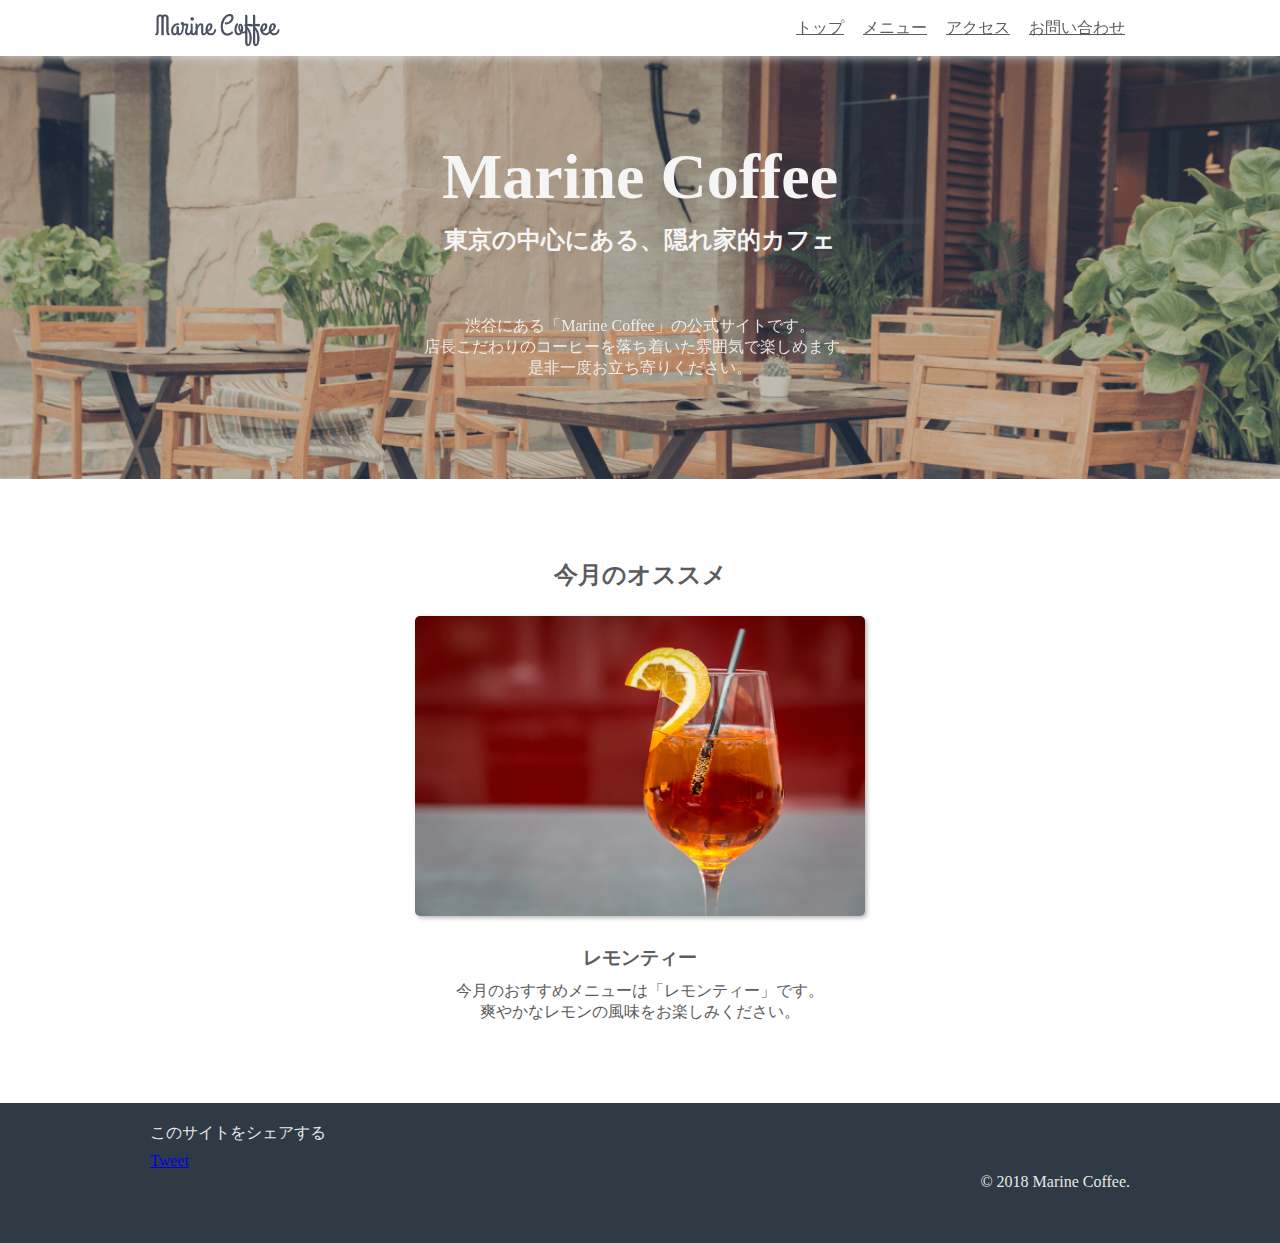
<file: marine_coffee(教科書)/index.html>
<!DOCTYPE html>
<html>
  <head>
    <meta charset="utf-8">
    <title>Marine Coffee | トップページ</title>
    <meta name="viewport" content="width=device-width, initial-scale=1">
    <meta name="description" content="東京都渋谷区にある「Marine Coffee」の公式ページです。季節ごとのおすすめのメニューや、アクセス情報などを情報しています。">
    <link rel="shortcut icon" href="images/favicon.ico">
    <link rel="stylesheet" href="common.css">
    <link rel="stylesheet" href="index.css">
    <link rel="stylesheet" href="responsive.css">
    <meta property="og:title" content="Marine Coffee | トップページ">
    <meta property="og:site_name" content="Marine Coffee">
    <meta property="og:description" content="東京都渋谷区にある「Marine Coffee」の公式ページです。季節ごとのおすすめのメニューや、アクセス情報などを情報しています。">
    <meta property="og:type" content="website">
    <meta property="og:url" content="ページのURL">
    <meta property="og:image" content="サムネイル画像のURL">
    <meta property="twitter:card" content="summary">
    <meta property="twitter:site" content="@TwitterアカウントのID">
    <meta property="fb:app_id" content="取得したアプリID">
  </head>
  <body>
    <div class="header">
      <div class="container">
        <div class="header-left">
          <img class="header-logo" src="images/logo.png" alt="Marine Coffee">
        </div>
        <div class="header-right">
          <a href="index.html">トップ</a>
          <a href="menu.html">メニュー</a>
          <a href="access.html">アクセス</a>
          <a href="contact.html">お問い合わせ</a>
        </div>
        <div class="clear"></div>
      </div>
    </div>
    <div class="main-visual">
      <div class="container">
        <h1 class="top-title">Marine Coffee</h1>
        <h2 class="top-subtitle">東京の中心にある、隠れ家的カフェ</h2>
        <p class="top-text">
          渋谷にある「Marine Coffee」の公式サイトです。
          <br>
          店長こだわりのコーヒーを落ち着いた雰囲気で楽しめます。
          <br>
          是非一度お立ち寄りください。
        </p>
      </div>
    </div>
    <div class="main">
      <div class="container">
        <h2>今月のオススメ</h2>
        <img class="main-image" src="images/lemon-tea.jpg" alt="レモンティー">
        <h3>レモンティー</h3>
        <p>
          今月のおすすめメニューは「レモンティー」です。
          <br>
          爽やかなレモンの風味をお楽しみください。
        </p>
      </div>
    </div>
    <div class="footer">
      <div class="container">
        <div class="footer-left">
          <p>このサイトをシェアする</p>
          <a href="https://twitter.com/share?ref_src=twsrc%5Etfw" class="twitter-share-button" data-text="入力したWebサイトの名前" data-url="入力したWebサイトのURL" data-show-count="false">Tweet</a><script async src="https://platform.twitter.com/widgets.js" charset="utf-8"></script>
        </div>
        <div class="footer-right">
          &copy; 2018 Marine Coffee.
        </div>
        <div class="clear"></div>
      </div>
    </div>
  </body>
</html>
</file>
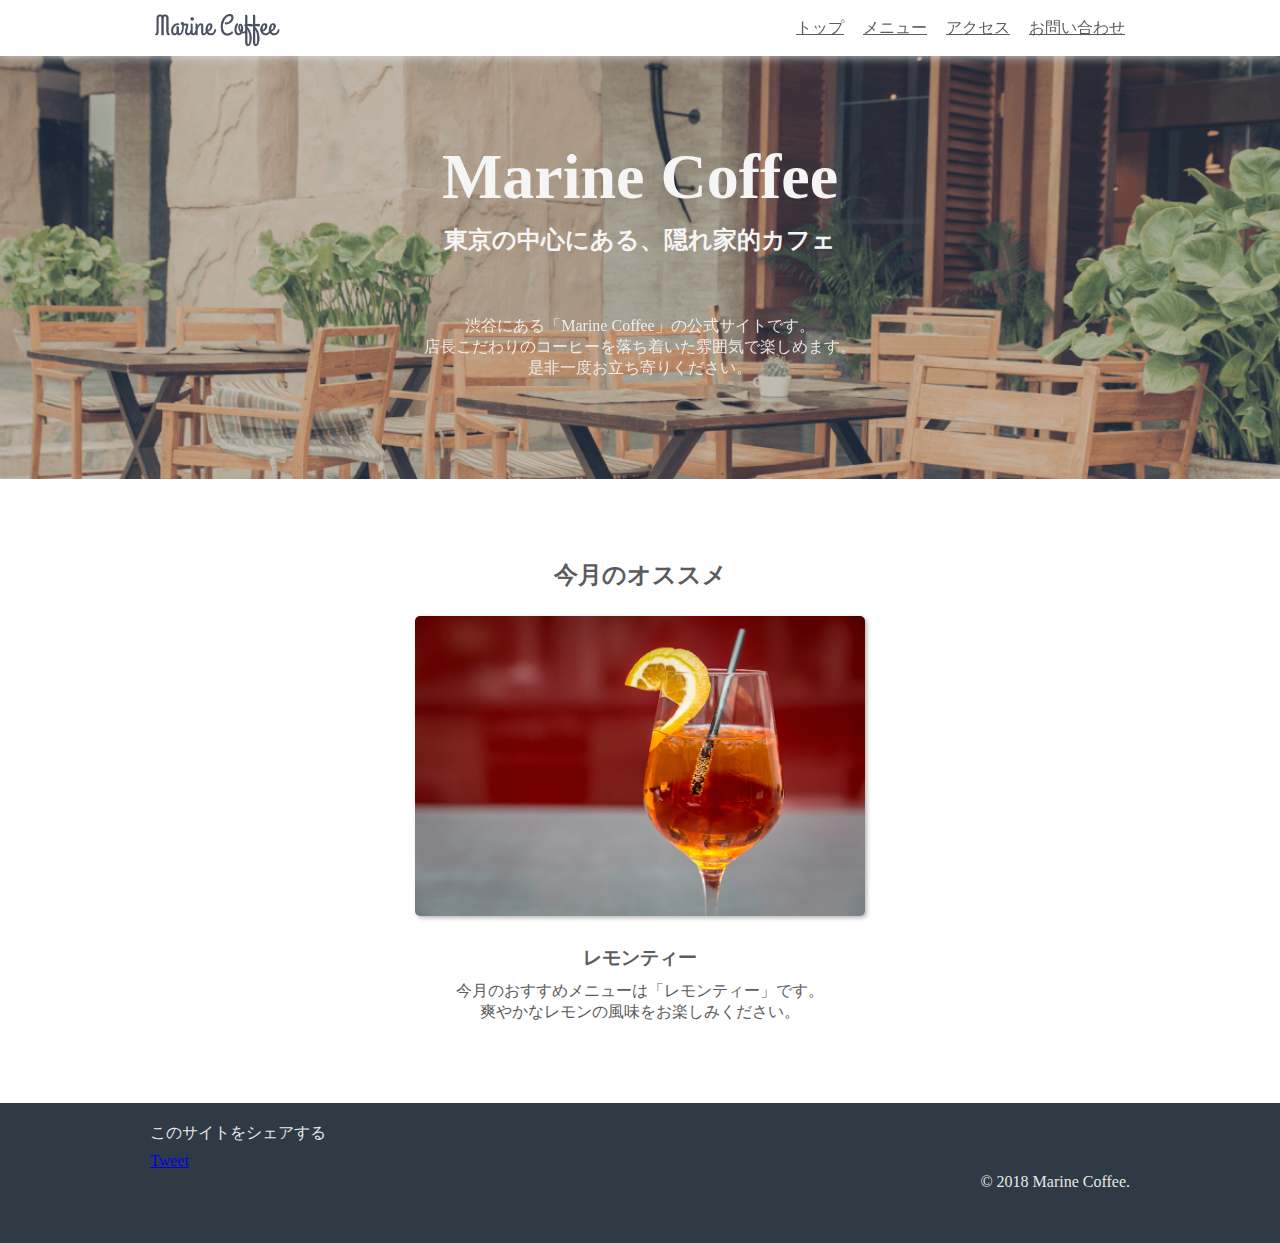
<file: marine_coffee/index.html>
<!DOCTYPE html>
<html>
  <head>
    <meta charset="utf-8">
    <title>Marine Coffee | トップページ</title>
    <meta name="description" content="東京都渋谷区にある「Marine Coffee」の公式ページです。季節ごとのおすすめメニューや、アクセス情報などを情報しています。">
    <meta name="viewport" content="width=device-width, initial-scale=1">
    <link rel="stylesheet" href="common.css">
    <link rel="stylesheet" href="index.css">
    <link rel="shortcut icon" href="images/favicon.ico">
    <link rel="stylesheet" href="responsive.css">
    <meta property="og:title" content="Marine Coffee|トップページ">
    <meta property="og:site_name" content="Marine Coffee">
    <meta property="og:description" content=""東京都渋谷区にある「Marine Coffee」の公式ページです。季節ごとのおすすめメニューや、アクセス情報などを情報しています。"">
    <meta property="og:type" content="website">
    <meta property="og:url" content="ページのurl">
    <meta property="og:image" content="サムネイル画像のurl">
    <meta property="twitter:card" content="summary_large_image">
    <meta property="twitter:site" content="@TwiterアカウントのID">
    <meta property="fb:app_id" content="取得したアプリID">
  </head>
  <body>
    <header class="header">
      <div class="container">
        <div class="header-left">
         <img class="header-logo" src="images/logo.png" alt="Marine Coffee">
        </div>
        <div class="header-right">
          <a href="index.html">トップ</a>
          <a href="menu.html">メニュー</a>
          <a href="access.html">アクセス</a>
          <a href="contact.html">お問い合わせ</a>
        </div>
        <div class="clear"></div>
      </div>
    </header>
    <div class="main-visual">
      <div class="container">
        <h1 class="top-title">Marine Coffee</h1>
        <h2 class="top-subtitle">東京の中心にある、隠れ家的カフェ</h2>
          <p class="top-text">
          渋谷にある「Marine Coffee」の公式サイトです。
          <br>
          店長こだわりのコーヒーを落ち着いた雰囲気で楽しめます。
          <br>
          是非一度お立ち寄りください。
          </p>
      </div>
    </div>
    <main class="main">
      <div class="container">
        <h2>今月のオススメ</h2>
        <img class="main-image" src="images/lemon-tea.jpg" alt="レモンティー">
        <h3>レモンティー</h3>
        <p>
        今月のおすすめメニューは「レモンティー」です。
        <br>
        爽やかなレモンの風味をお楽しみください。
        </p>
      </div>
    </main>
    <footer class="footer">
      <div class="container"> 
        <div class="footer-left">
          <p>このサイトをシェアする</p>
          <a href="https://twitter.com/share?ref_src=twsrc%5Etfw" class="twitter-share-button" data-text="Marine Coffee" data-url="入力したWebサイトのURL" data-show-count="false">Tweet</a><script async src="https://platform.twitter.com/widgets.js" charset="utf-8"></script>
        </div>
        <div class="footer-right">
        &copy; 2018 Marine Coffee.
        </div>
        <div class="clear"></div>
      </div>
    </footer>
  </body>
</html>
</file>
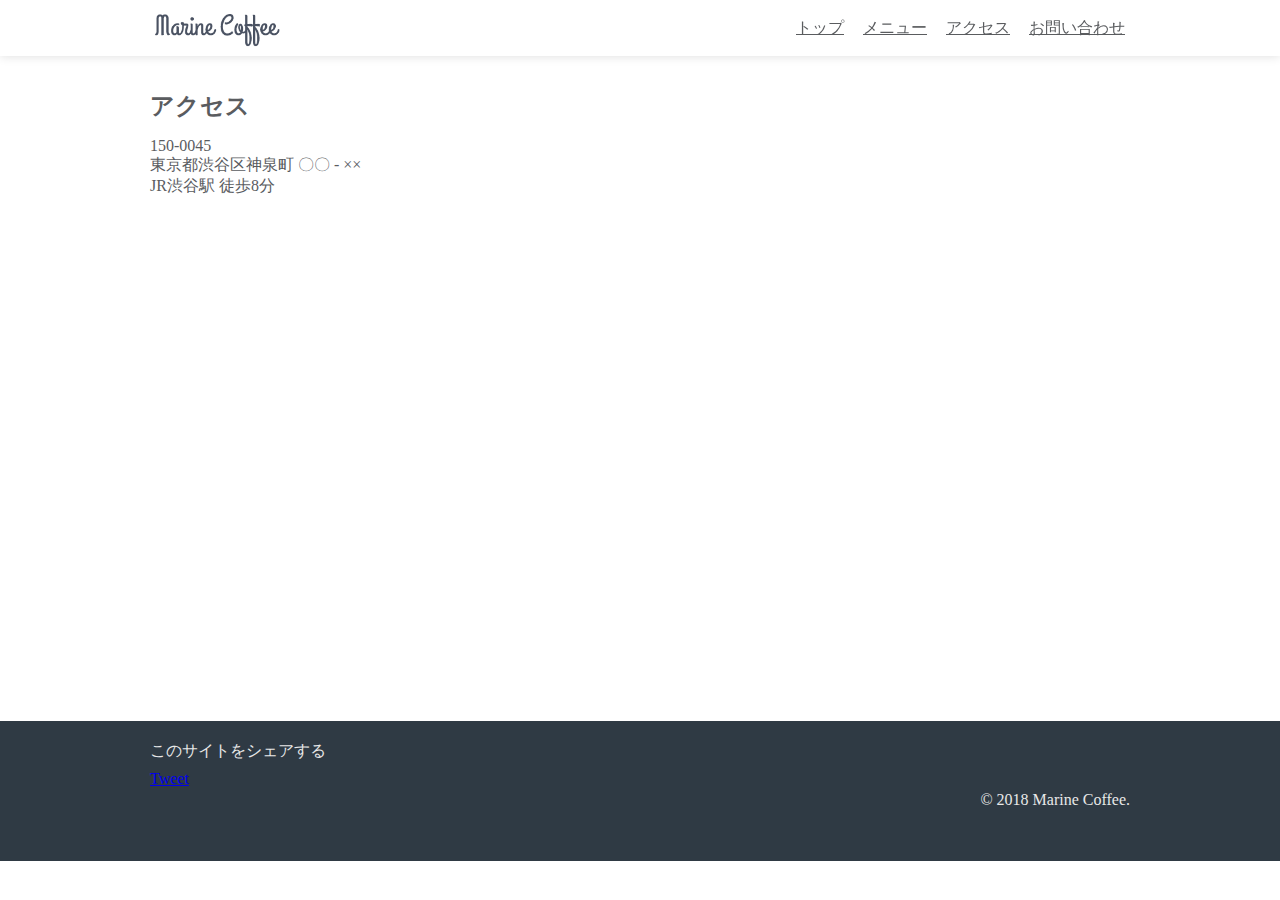
<file: marine_coffee(教科書)/access.html>
<!DOCTYPE html>
<html>
  <head>
    <meta charset="utf-8">
    <title>Marine Coffee | アクセス</title>
    <meta name="viewport" content="width=device-width, initial-scale=1">
    <meta name="description" content="東京都渋谷区にある「Marine Coffee」へのアクセス方法です。">
    <link rel="shortcut icon" href="images/favicon.ico">
    <link rel="stylesheet" href="common.css">
    <link rel="stylesheet" href="access.css">
    <link rel="stylesheet" href="responsive.css">
    <meta property="og:title" content="Marine Coffee | アクセス">
    <meta property="og:site_name" content="Marine Coffee">
    <meta property="og:description" content="東京都渋谷区にある「Marine Coffee」へのアクセス方法です。">
    <meta property="og:type" content="article">
    <meta property="og:url" content="ページのURL">
    <meta property="og:image" content="サムネイル画像のURL">
    <meta property="twitter:card" content="summary">
    <meta property="twitter:site" content="@TwitterアカウントのID">
    <meta property="fb:app_id" content="取得したアプリID">
  </head>
  <body>
    <div class="header">
      <div class="container">
        <div class="header-left">
          <img class="header-logo" src="images/logo.png" alt="Marine Coffee">
        </div>
        <div class="header-right">
          <a href="index.html">トップ</a>
          <a href="menu.html">メニュー</a>
          <a href="access.html">アクセス</a>
          <a href="contact.html">お問い合わせ</a>
        </div>
        <div class="clear"></div>
      </div>
    </div>
    <div class="access">
      <div class="container">
        <h2 class="access-title">アクセス</h2>
        <p class="access-text">
          150-0045
          <br>
          東京都渋谷区神泉町 〇〇 - ××
          <br>
          JR渋谷駅 徒歩8分
        </p>
        <div class="google-map">
          <iframe src="https://www.google.com/maps/embed?pb=!1m18!1m12!1m3!1d3241.7701641507174!2d139.6994471157068!3d35.65803388019971!2m3!1f0!2f0!3f0!3m2!1i1024!2i768!4f13.1!3m3!1m2!1s0x60188b563b00109f%3A0x337328def1e2ab26!2z5riL6LC36aeF!5e0!3m2!1sja!2sjp!4v1511795068728" width="600" height="450" frameborder="0" style="border:0" allowfullscreen></iframe>
        </div>
      </div>
    </div>
    <div class="footer">
      <div class="container">
        <div class="footer-left">
          <p>このサイトをシェアする</p>
          <a href="https://twitter.com/share?ref_src=twsrc%5Etfw" class="twitter-share-button" data-text="入力したWebサイトの名前" data-url="入力したWebサイトのURL" data-show-count="false">Tweet</a><script async src="https://platform.twitter.com/widgets.js" charset="utf-8"></script>
        </div>
        <div class="footer-right">
          &copy; 2018 Marine Coffee.
        </div>
        <div class="clear"></div>
      </div>
    </div>
  </body>
</html>
</file>
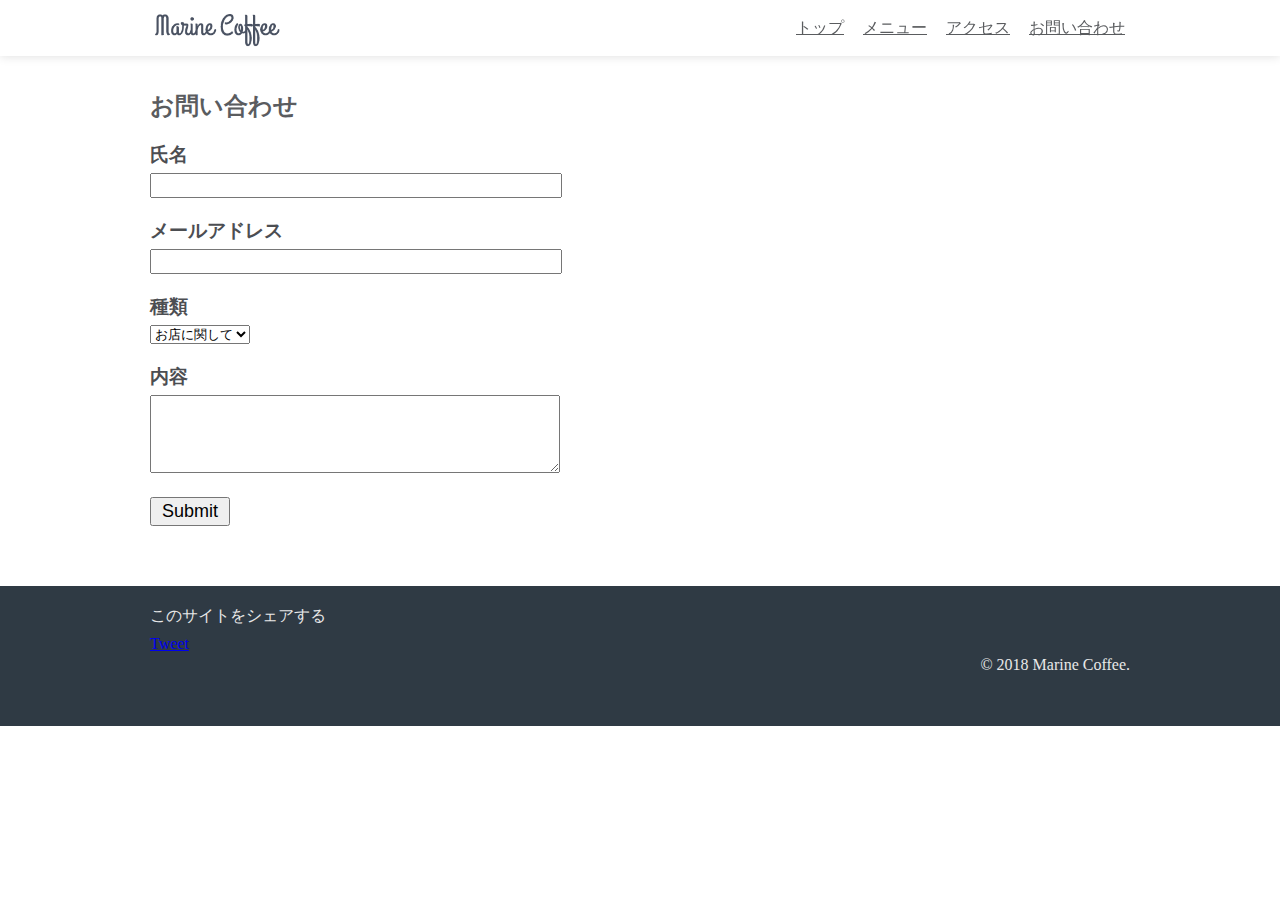
<file: marine_coffee(教科書)/contact.html>
<!DOCTYPE html>
<html>
  <head>
    <meta charset="utf-8">
    <title>Marine Coffee | お問い合わせ</title>
    <meta name="viewport" content="width=device-width, initial-scale=1">
    <meta name="description" content="「Marine Coffee」に関するお問い合わせページです。">
    <link rel="shortcut icon" href="images/favicon.ico">
    <link rel="stylesheet" href="common.css">
    <link rel="stylesheet" href="contact.css">
    <link rel="stylesheet" href="responsive.css">
    <meta property="og:title" content="Marine Coffee | お問い合わせ">
    <meta property="og:site_name" content="Marine Coffee">
    <meta property="og:description" content="「Marine Coffee」に関するお問い合わせページです。">
    <meta property="og:type" content="article">
    <meta property="og:url" content="ページのURL">
    <meta property="og:image" content="サムネイル画像のURL">
    <meta property="twitter:card" content="summary">
    <meta property="twitter:site" content="@TwitterアカウントのID">
    <meta property="fb:app_id" content="取得したアプリID">
  </head>
  <body>
    <div class="header">
      <div class="container">
        <div class="header-left">
          <img class="header-logo" src="images/logo.png" alt="Marine Coffee">
        </div>
        <div class="header-right">
          <a href="index.html">トップ</a>
          <a href="menu.html">メニュー</a>
          <a href="access.html">アクセス</a>
          <a href="contact.html">お問い合わせ</a>
        </div>
        <div class="clear"></div>
      </div>
    </div>
    <div class="contact">
      <div class="container">
        <h2 class="contact-title">お問い合わせ</h2>
        <form class="contact-form">
          <h3>氏名</h3>
          <input type="text">
          <h3>メールアドレス</h3>
          <input type="email">
          <h3>種類</h3>
          <select>
            <option>お店に関して</option>
            <option>採用に関して</option>
            <option>その他</option>
          </select>
          <h3>内容</h3>
          <textarea rows="4"></textarea>
          <br>
          <input type="submit" class="submit-button">
        </form>
      </div>
    </div>
    <div class="footer">
      <div class="container">
        <div class="footer-left">
          <p>このサイトをシェアする</p>
          <a href="https://twitter.com/share?ref_src=twsrc%5Etfw" class="twitter-share-button" data-text="入力したWebサイトの名前" data-url="入力したWebサイトのURL" data-show-count="false">Tweet</a><script async src="https://platform.twitter.com/widgets.js" charset="utf-8"></script>
        </div>
        <div class="footer-right">
          &copy; 2018 Marine Coffee.
        </div>
        <div class="clear"></div>
      </div>
    </div>
  </body>
</html>
</file>
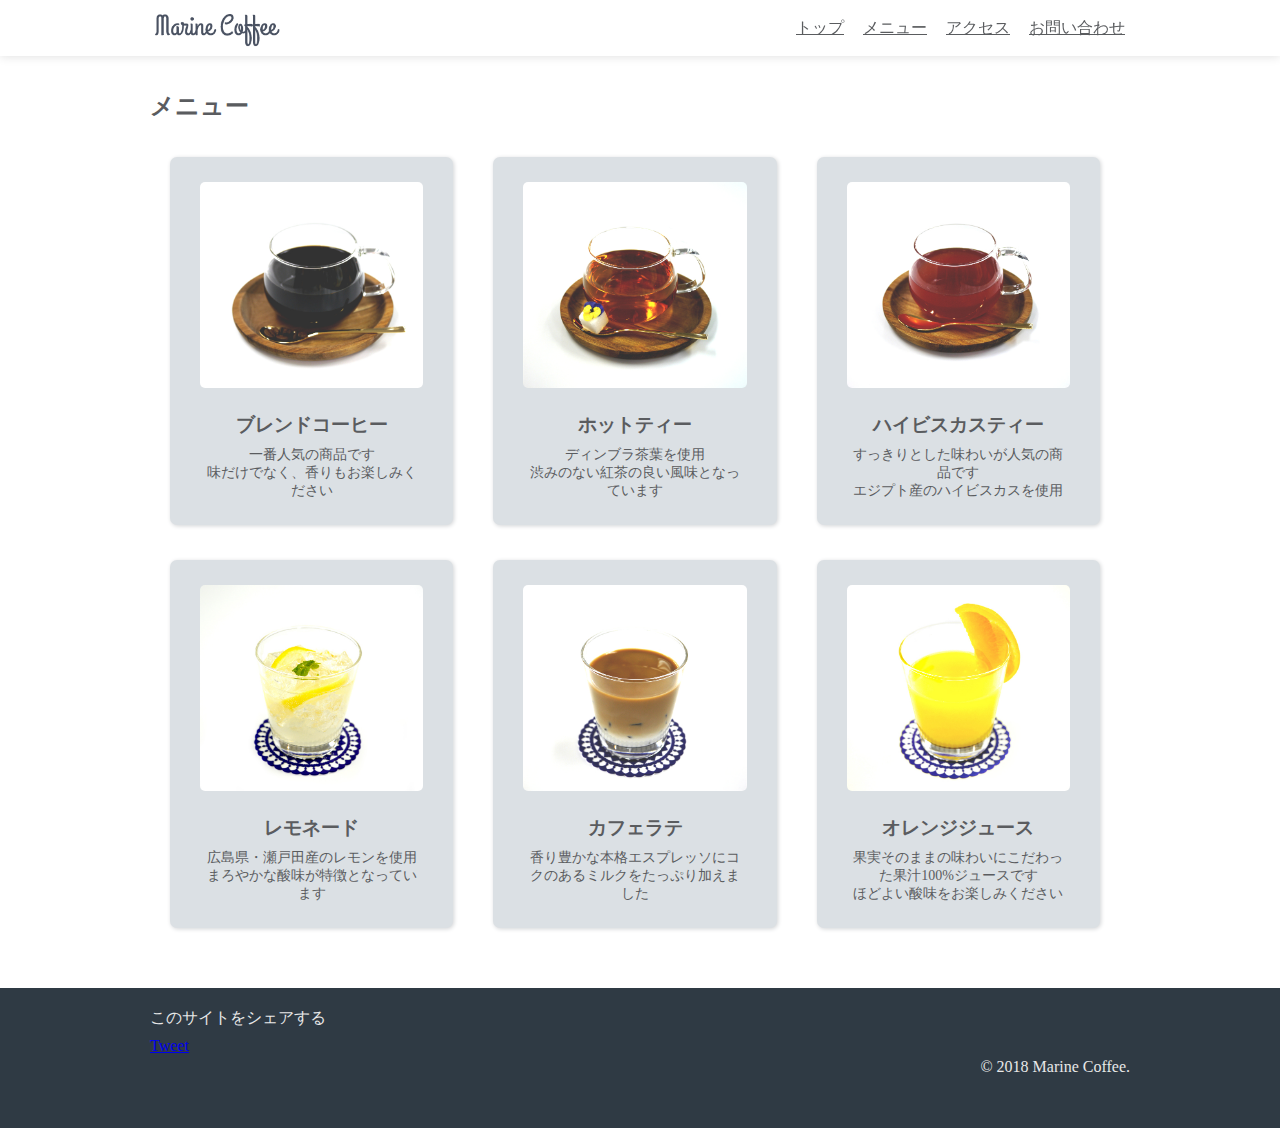
<file: marine_coffee(教科書)/menu.html>
<!DOCTYPE html>
<html>
  <head>
    <meta charset="utf-8">
    <title>Marine Coffee | メニュー</title>
    <meta name="viewport" content="width=device-width, initial-scale=1">
    <meta name="description" content="「Marine Coffee」で取り扱っているメニューをご紹介しています。">
    <link rel="shortcut icon" href="images/favicon.ico">
    <link rel="stylesheet" href="common.css">
    <link rel="stylesheet" href="menu.css">
    <link rel="stylesheet" href="responsive.css">
    <meta property="og:title" content="Marine Coffee | メニュー">
    <meta property="og:site_name" content="Marine Coffee">
    <meta property="og:description" content="「Marine Coffee」で取り扱っているメニューをご紹介しています。">
    <meta property="og:type" content="article">
    <meta property="og:url" content="ページのURL">
    <meta property="og:image" content="サムネイル画像のURL">
    <meta property="twitter:card" content="summary">
    <meta property="twitter:site" content="@TwitterアカウントのID">
    <meta property="fb:app_id" content="取得したアプリID">
    </head>
  <body>
    <div class="header">
      <div class="container">
        <div class="header-left">
          <img class="header-logo" src="images/logo.png" alt="Marine Coffee">
        </div>
        <div class="header-right">
          <a href="index.html">トップ</a>
          <a href="menu.html">メニュー</a>
          <a href="access.html">アクセス</a>
          <a href="contact.html">お問い合わせ</a>
        </div>
        <div class="clear"></div>
      </div>
    </div>
    <div class="menu">
      <div class="container">
        <h2>メニュー</h2>
        <div class="menu-card-wrapper">
          <div class="menu-card">
            <div class="menu-card-inner">
              <img class="menu-image" src="images/blend-coffee.jpg" alt="ブレンドコーヒー">
              <h3 class="menu-title">ブレンドコーヒー</h3>
              <p class="menu-text">
                一番人気の商品です
                <br>
                味だけでなく、香りもお楽しみください
              </p>
            </div>
          </div>
          <div class="menu-card">
            <div class="menu-card-inner">
              <img class="menu-image" src="images/hot-tea.jpg" alt="ホットティー">
              <h3 class="menu-title">ホットティー</h3>
              <p class="menu-text">
                ディンブラ茶葉を使用
                <br>
                渋みのない紅茶の良い風味となっています
              </p>
            </div>
          </div>
          <div class="menu-card">
            <div class="menu-card-inner">
              <img class="menu-image" src="images/hibiscus-tea.jpg" alt="ハイビスカスティー">
              <h3 class="menu-title">ハイビスカスティー</h3>
              <p class="menu-text">
                すっきりとした味わいが人気の商品です
                <br>
                エジプト産のハイビスカスを使用
              </p>
            </div>
          </div>
          <div class="menu-card">
            <div class="menu-card-inner">
              <img class="menu-image" src="images/lemonade.jpg" alt="レモネード">
              <h3 class="menu-title">レモネード</h3>
              <p class="menu-text">
                広島県・瀬戸田産のレモンを使用
                <br>
                まろやかな酸味が特徴となっています
              </p>
            </div>
          </div>
          <div class="menu-card">
            <div class="menu-card-inner">
              <img class="menu-image" src="images/caffelatte.jpg" alt="カフェラテ">
              <h3 class="menu-title">カフェラテ</h3>
              <p class="menu-text">
                香り豊かな本格エスプレッソにコクのあるミルクをたっぷり加えました
              </p>
            </div>
          </div>
          <div class="menu-card">
            <div class="menu-card-inner">
              <img class="menu-image" src="images/orange-juice.jpg" alt="オレンジジュース">
              <h3 class="menu-title">オレンジジュース</h3>
              <p class="menu-text">
                果実そのままの味わいにこだわった果汁100%ジュースです
                <br>
                ほどよい酸味をお楽しみください
              </p>
            </div>
          </div>
        </div>
      </div>
    </div>
    <div class="footer">
      <div class="container">
        <div class="footer-left">
          <p>このサイトをシェアする</p>
          <a href="https://twitter.com/share?ref_src=twsrc%5Etfw" class="twitter-share-button" data-text="入力したWebサイトの名前" data-url="入力したWebサイトのURL" data-show-count="false">Tweet</a><script async src="https://platform.twitter.com/widgets.js" charset="utf-8"></script>
        </div>
        <div class="footer-right">
          &copy; 2018 Marine Coffee.
        </div>
        <div class="clear"></div>
      </div>
    </div>
  </body>
</html>
</file>
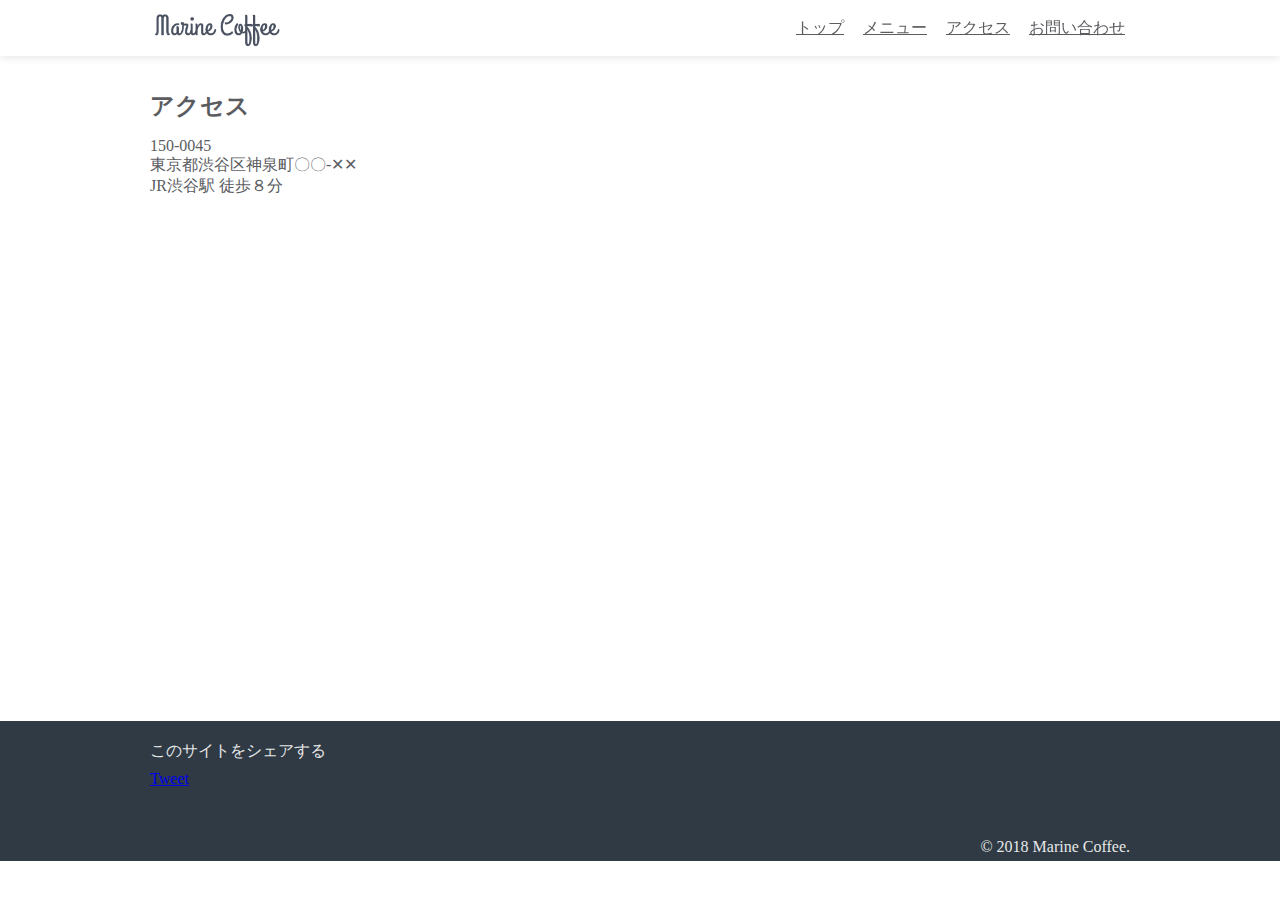
<file: marine_coffee/access.html>
<!DOCTYPE html>
<html>
  <head>
    <meta charset="utf-8">
    <title>Marine Coffee | アクセス</title>
    <meta name="viewport" content="width=device-width, initial-scale=1">
    <meta name="description" content="東京都渋谷区にある「Marine Coffee」へのアクセス方法です。">
    <link rel="shortcut icon" href="images/favicon.ico">
    <link rel="stylesheet" href="common.css">
    <link rel="stylesheet" href="access.css">
    <link rel="stylesheet" href="responsive.css">
    <meta property="og:title" content="Marine Coffee | アクセス">
    <meta property="og:site_name" content="Marine Coffee">
    <meta property="og:description" content="東京都渋谷区にある「Marine Coffee」へのアクセス方法です。">
    <meta property="og:type" content="article">
    <meta property="og:url" content="ページのURL">
    <meta property="og:image" content="サムネイル画像のURL">
    <meta property="twitter:card" content="summary">
    <meta property="twitter:site" content="@TwitterアカウントのID">
    <meta property="fb:app_id" content="取得したアプリID">
  </head>
  <body>
    <header class="header">
      <div class="container">
        <div class="header-left">
        <img class="header-logo" src="images/logo.png" alt="Marine Coffee">
        </div>
        <div class="header-right">
        <a href="index.html">トップ</a>
        <a href="menu.html">メニュー</a>
        <a href="access.html">アクセス</a>
        <a href="contact.html">お問い合わせ</a>
        </div>
        <div class="clear"></div>
      </div>
    </header>
      <div class="access">
        <div class="container">
          <h2 class="access-title">アクセス</h2>
          <p class="access-text">
            150-0045
            <br>
            東京都渋谷区神泉町〇〇-✕✕
            <br>
            JR渋谷駅 徒歩８分　
            </p>
          <div class="google-map">
            <iframe src="https://www.google.com/maps/embed?pb=!1m18!1m12!1m3!1d3241.7701641507174!2d139.6994471157068!3d35.65803388019971!2m3!1f0!2f0!3f0!3m2!1i1024!2i768!4f13.1!3m3!1m2!1s0x60188b563b00109f%3A0x337328def1e2ab26!2z5riL6LC36aeF!5e0!3m2!1sja!2sjp!4v1511795068728" width="600" height="450" frameborder="0" style="border:0" allowfullscreen></iframe>
          </div>
        </div>
      </div>
      <footer class="footer">
          <div class="container">
            <div class="footer-left">
            <p>このサイトをシェアする</p>
            <a href="https://twitter.com/share?ref_src=twsrc%5Etfw" class="twitter-share-button" data-text="入力したWebサイトの名前" data-url="入力したWebサイトのURL" data-show-count="false">Tweet</a><script async src="https://platform.twitter.com/widgets.js" charset="utf-8"></script>
            </div>
            <div class="footer-right">
              &copy; 2018 Marine Coffee.
            </div>
          <div class="clear"></div>
          </div>
      </footer>
  </body>
</html>
</file>
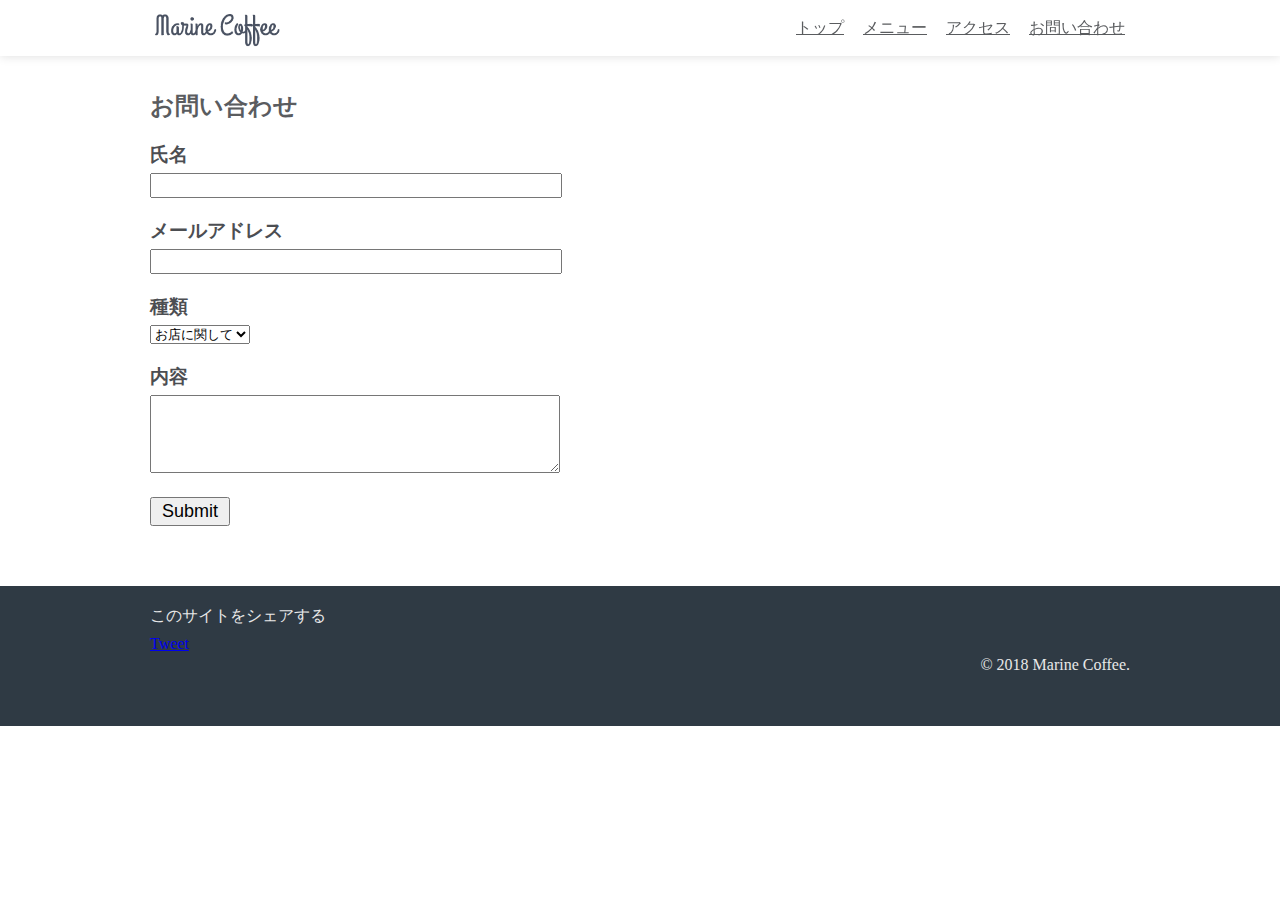
<file: marine_coffee/contact.html>
<!DOCTYPE html>
<html lang="ja">
<head>
    <meta charset="utf-8">
    <meta name="viewport" content="width=device-width, initial-scale=1">
    <meta name="description" content="東京都渋谷区にある「Marine Coffee」の公式ページです。季節ごとのおすすめメニューや、アクセス情報などを情報しています。">
    <title>Marine Coffee | お問い合わせ</title>
    <link rel="shortcut icon" href="images/favicon.ico">
    <link rel="stylesheet" href="common.css">
    <link rel="stylesheet" href="contact.css">
    <link rel="stylesheet" href="responsive.css">
    <meta property="og:title" content="Marine Coffee">
    <meta property="og:site_name" content="Marine Coffee">
    <meta property="og:description" content="東京都渋谷区にある「Marine Coffee」の公式ページです。季節ごとのおすすめメニューや、アクセス情報などを情報しています。">
    <meta property="og:type" content="website">
    <meta property="og:url" content="ページのURL">
    <meta property="og:image" content="サムネイル画像のURL">
    <meta property="twitter:card" content="summary">
    <meta property="twitter:site" content="@TwitterアカウントのID">
    <meta property="fb:app_id" content="取得したアプリID">
</head>
    <body>
        <header class="header">
            <div class="container">
                <div class="header-left">
                <img class="header-logo" src="images/logo.png" alt="Marine Coffee">
            </div>
            <div class="header-right">
            <a href="index.html">トップ</a>
            <a href="menu.html">メニュー</a>
            <a href="access.html">アクセス</a>
            <a href="contact.html">お問い合わせ</a>
            </div>
            <div class="clear"></div>
            </div>
        </header>
            <div class="contact">
                <div class="container">
                    <h2 class="contact-title">お問い合わせ</h2>
                    <form class="contact-form">
                    <h3>氏名</h3>
                    <input type="text">
                    <h3>メールアドレス</h3>
                    <input type="email">
                    <h3>種類</h3>
                    <select>
                    <option>お店に関して</option>
                    <option>採用に関して</option>
                    <option>その他</option>
                    </select>
                    <h3>内容</h3>
                    <textarea rows="4"></textarea>
                    <br>
                    <input type="submit" class="submit-button">
                    </form>
                </div>
            </div>
            <footer class="footer">
                <div class="container">
                    <div class="footer-left">
                    <p>このサイトをシェアする</p>
                    <a href="https://twitter.com/share?ref_src=twsrc%5Etfw" class="twitter-share-button" data-text="Marine Coffee" data-url="入力したWebサイトのURL" data-show-count="false">Tweet</a>
                    <script async src="https://platform.twitter.com/widgets.js" charset="utf-8"></script>
                    </div>
                    <div class="footer-right">
                    &copy; 2018 Marine Coffee.
                    </div>
                    <div class="clear"></div>
                </div>
            </footer>
    </body>
</html>
</file>
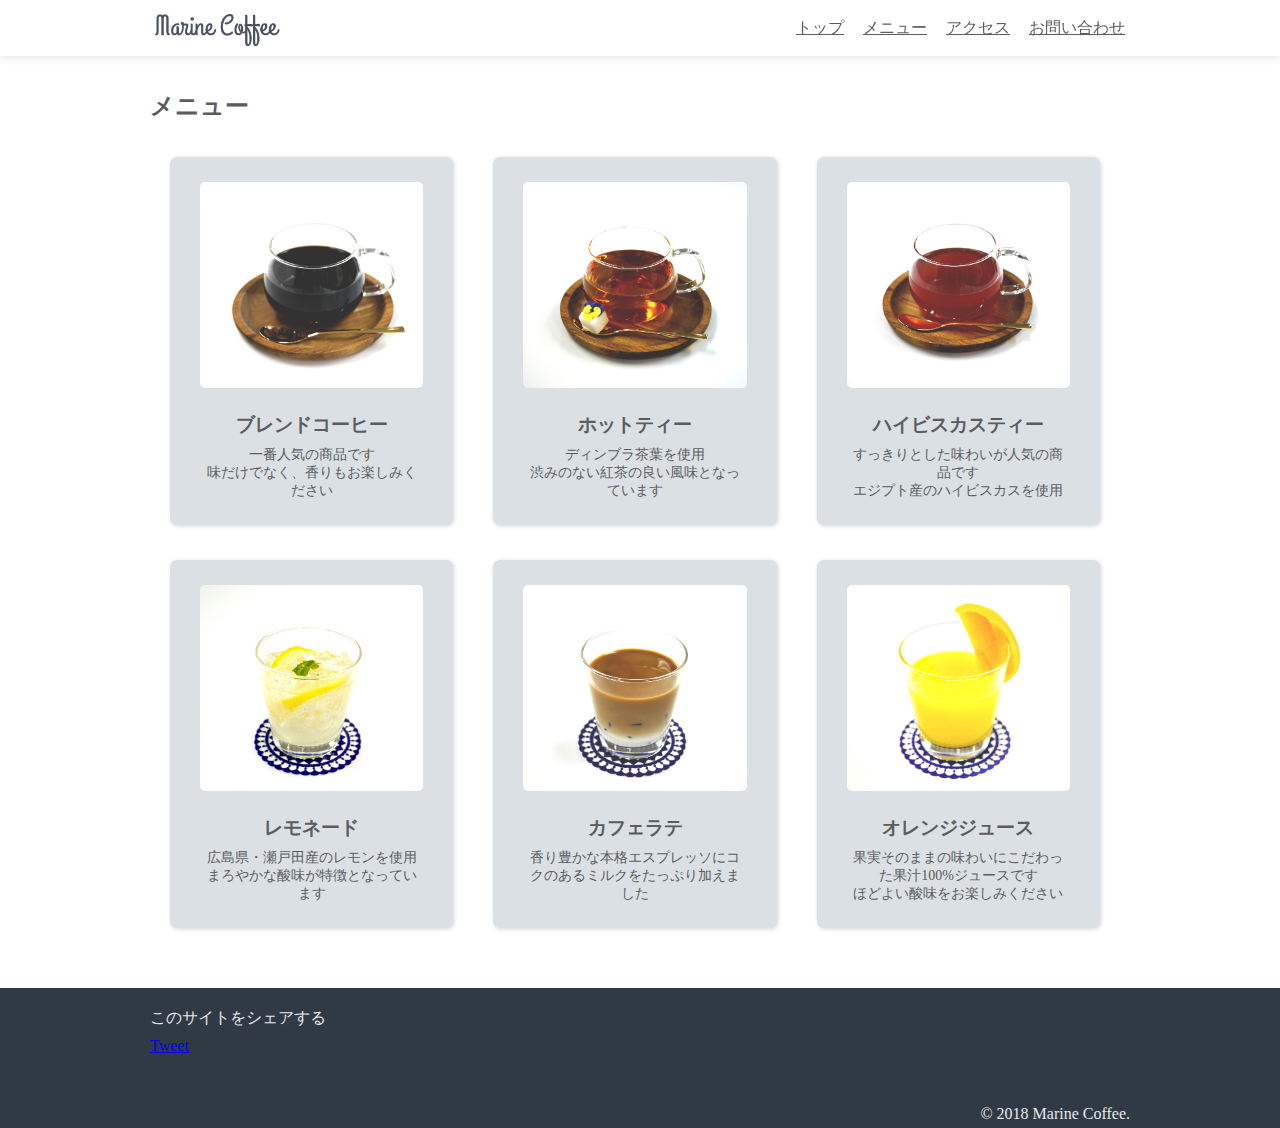
<file: marine_coffee/menu.html>
<!DOCTYPE html>
<html>
  <head>
    <meta charset="utf-8">
    <title>Marine Coffee | メニュー</title>
    <meta name="viewport" content="width=device-width, initial-scale=1">
    <meta name="description" content="「Marine Coffee」で取り扱っているメニューをご紹介しています。">
    <link rel="shortcut icon" href="images/favicon.ico">
    <link rel="stylesheet" href="common.css">
    <link rel="stylesheet" href="menu.css">
    <link rel="stylesheet" href="responsive.css">
    <meta property="og:title" content="Marine Coffee | メニュー">
    <meta property="og:site_name" content="Marine Coffee">
    <meta property="og:description" content="「Marine Coffee」で取り扱っているメニューをご紹介しています。">
    <meta property="og:type" content="article">
    <meta property="og:url" content="ページのURL">
    <meta property="og:image" content="サムネイル画像のURL">
    <meta property="twitter:card" content="summary">
    <meta property="twitter:site" content="@TwitterアカウントのID">
    <meta property="fb:app_id" content="取得したアプリID">
    </head>
  <body>
    <header class="header">
      <div class="container">
        <div class="header-left">
          <img class="header-logo" src="images/logo.png" alt="Marine Coffee">
        </div>
        <div class="header-right">
          <a href="index.html">トップ</a>
          <a href="menu.html">メニュー</a>
          <a href="access.html">アクセス</a>
          <a href="contact.html">お問い合わせ</a>
        </div>
        <div class="clear"></div>
      </div>
    </header>
    <menu class="menu">
      <div class="container">
        <h2>メニュー</h2>
        <div class="menu-card-wrapper">
          <div class="menu-card">
            <div class="menu-card-inner">
              <img class="menu-image" src="images/blend-coffee.jpg" alt="ブレンドコーヒー">
            <h3 class="menu-title">ブレンドコーヒー</h3>
            <p class="menu-text">
            一番人気の商品です
            <br>
            味だけでなく、香りもお楽しみください
            </p>
            </div>
          </div>
          <div class="menu-card">
            <div class="menu-card-inner">
              <img class="menu-image" src="images/hot-tea.jpg" alt="ホットティー">
            <h3 class="menu-title">ホットティー</h3>
            <p class="menu-text">
            ディンブラ茶葉を使用
            <br>
            渋みのない紅茶の良い風味となっています
            </p>
            </div>
          </div>
          <div class="menu-card">
            <div class="menu-card-inner">
              <img class="menu-image" src="images/hibiscus-tea.jpg" alt="ハイビスカスティー">
            <h3 class="menu-title">ハイビスカスティー</h3>
            <p class="menu-text">
            すっきりとした味わいが人気の商品です
            <br>
            エジプト産のハイビスカスを使用
            </p>
            </div>
          </div>
          <div class="menu-card">
            <div class="menu-card-inner">
              <img class="menu-image" src="images/lemonade.jpg" alt="レモネード">
            <h3 class="menu-title">レモネード</h3>
            <p class="menu-text">
            広島県・瀬戸田産のレモンを使用
            <br>
            まろやかな酸味が特徴となっています
            </p>
            </div>
          </div>
          <div class="menu-card">
            <div class="menu-card-inner">
              <img class="menu-image" src="images/caffelatte.jpg" alt="カフェラテ">
            <h3 class="menu-title">カフェラテ</h3>
            <p class="menu-text">
            香り豊かな本格エスプレッソにコクのあるミルクをたっぷり加えました
            </p>
            </div>
          </div>
          <div class="menu-card">
            <div class="menu-card-inner">
              <img class="menu-image" src="images/orange-juice.jpg" alt="オレンジジュース">
            <h3 class="menu-title">オレンジジュース</h3>
            <p class="menu-text">
            果実そのままの味わいにこだわった果汁100%ジュースです
            <br>
            ほどよい酸味をお楽しみください
            </p>
            </div>
          </div>
        </div>
      </div>
    </menu>
    <footer class="footer">
      <div class="container">
        <div class="footer-left">
        <p>このサイトをシェアする</p>
        <a href="https://twitter.com/share?ref_src=twsrc%5Etfw" class="twitter-share-button" data-text="入力したWebサイトの名前" data-url="入力したWebサイトのURL" data-show-count="false">Tweet</a><script async src="https://platform.twitter.com/widgets.js" charset="utf-8"></script>
        </div>       
        <div class="footer-right">
        &copy; 2018 Marine Coffee.
        </div>
        <div class="clear"></div>
      </div>
    </footer>
  </body>
</html>
</file>
<file: marine_coffee(教科書)/common.css>
@charset "utf-8";
* {
  margin: 0;
  padding: 0;
}
.container {
  max-width: 980px;
  padding: 0 30px;
  margin-left: auto;
  margin-right: auto;
}
.header {
  height: 56px;
  width: 100%;
  box-shadow: 0 0 10px #dddddd;
  background-color: white;
  position: fixed;
  top: 0;
}
.header-left {
  float: left;
}
.header-right {
  float: right;
}
.clear{
  clear: both;
}
.header-logo {
  height: 40px;
  margin-top: 8px;
}
.header-right a {
  line-height: 56px;
  color: #5a5c5f;
  margin-left: 5px;
  font-size: 16px;
  padding: 16px 5px;
}
.header-right a:hover {
  background-color: #e2f1ff;
  transition: background-color 0.5s;
}
.footer {
  height: 120px;
  background-color: #2f3a44;
  color: #e8e8e8;
  padding-top: 20px;
}
.footer-left {
  float: left;
}
.footer-right {
  float: right;
  padding-top: 50px;
}
.footer-left p {
  margin-bottom: 8px;
}
</file>
<file: marine_coffee(教科書)/index.css>
@charset "utf-8";
.main-visual {
  padding-top: 140px;
  padding-bottom: 100px;
  background-image: url("images/main.png");
  background-size: cover;
  color: #f5f5f5;
  text-align: center;
}
.top-title {
  font-size: 64px;
  margin-bottom: 10px;
}
.top-subtitle {
  font-size: 24px;
  margin-bottom: 60px;
}
.top-text {
  opacity: 0.9;
}
.main {
  padding: 80px 0;
  color: #5a5c5f;
  text-align: center;
}
.main h2 {
  margin-bottom: 25px;
}
.main-image {
  width: 450px;
  margin-bottom: 25px;
  box-shadow: 2px 2px 4px #b7b7b7;
  border-radius: 5px;
}
.main h3 {
  margin-bottom: 10px;
}
</file>
<file: marine_coffee(教科書)/responsive.css>
@charset "utf-8";
@media (max-width: 1024px) {
  .main-visual {
    padding-top: 120px;
    padding-bottom: 80px;
  }
  .top-title {
    font-size: 60px;
  }
  .menu-card {
    width: 50%;
  }
}
@media (max-width: 670px) {
  .header-left {
    display: none;
  }
  .header-right {
    float: none;
    text-align: center;
  }
  .header-right a {
    font-size: 14px;
  }
  .main {
    padding: 60px 0;
  }
  .main-image {
    width: 280px;
  }
  .main p {
    font-size: 13px;
  }
  .footer-right {
    padding-top: 20px;
  }
  .menu-card {
    width: 100%;
  }
  .google-map iframe {
    width: 100%;
  }
  .contact input, .contact textarea {
    width: 100%;
  }
}
</file>
<file: marine_coffee/common.css>
@charset "UTF-8";
*{
  margin: 0;
  padding: 0;
}
.container {
  max-width: 980px;
  padding: 0 30px;
  margin-left: auto;
  margin-right: auto;
}
.header {
  height: 56px;
  width: 100%;
  box-shadow: 0 0 10px #dddddd;
  background-color: white;
  position: fixed;
  top: 0;
  }
  .header-left{
   float:left;
  }
  .header-right{
    float: right;
  }
  .clear{
    clear: both;
  }
  .header-logo{
    height: 40px;
    margin-top: 8px;
  }
  .header-right a {
    line-height: 56px;
    color: #5a5c5f;
    margin-left: 5px;
    font-size: 16px;
   padding: 16px 5px;
  }
  .header-right a:hover {
  background-color: #e2f1ff;
  transition: background-color 0.5s;
  }
  .footer{
  height: 120px;
  background-color: #2f3a44;
  color: #e8e8e8;
  padding-top: 20px;
  }
  .foorer-left{
  float: left;
  }
  .footer-right{
    float: right;
    padding-top: 50px;
  }
  .footer-left p{
    margin-bottom: 8px;
  }
</file>
<file: marine_coffee/index.css>
/* 見本と同じ */
@charset "utf-8";
.main-visual {
  padding-top: 140px;
  padding-bottom: 100px;
  background-image: url("images/main.png");
  background-size: cover;
  color: #f5f5f5;
  text-align: center;
}
.top-title {
  font-size: 64px;
  margin-bottom: 10px;
}
.top-subtitle {
  font-size: 24px;
  margin-bottom: 60px;
}
.top-text {
  opacity: 0.9;
}
.main {
  padding: 80px 0;
  color: #5a5c5f;
  text-align: center;
}
.main h2 {
  margin-bottom: 25px;
}
.main-image {
  width: 100%; /* レスポンシブ対応のため幅を100%に */
  max-width: 450px; /* 最大幅を設定 */
  margin-bottom: 25px;
  box-shadow: 2px 2px 4px #b7b7b7;
  border-radius: 5px;
}
.main h3 {
  margin-bottom: 10px;
}
/* footer追加 */
.footer-left{
  float:left;
}
</file>
<file: marine_coffee/responsive.css>
@charset "utf-8";
@media (max-width: 1024px) {
  .main-visual {
    padding-top: 120px;
    padding-bottom: 80px;
  }
  .top-title {
    font-size: 60px;
  }
  .menu-card {
    width: 50%;
  }
}
@media (max-width: 670px) {
  .header-left {
  display: none;
  }
  .header-right {
  float: none;
  text-align: center;
  }
 .header-right a {
  font-size: 14px;
  }
  .main {
  padding: 60px 0;
  }
  .main-image {
    width: 280px;
   }
   .main p {
    font-size: 13px;
  }
  .footer-right {
    padding-top: 20px;
   }
 .menu-card {
  width: 100%;
 }
 .google-map iframe{
  width: 100%;
 }
 .contact input, .contact textarea {
  width: 100%;
}
}
</file>
<file: marine_coffee(教科書)/access.css>
@charset "utf-8";
.access {
  padding: 90px 0 60px;
  color: #5a5c5f;
}
.access-title {
  margin-bottom: 15px;
}
.access-text {
  margin-bottom: 10px;
}
</file>
<file: marine_coffee(教科書)/contact.css>
@charset "utf-8";
.contact {
  padding: 90px 0 60px;
  color: #5a5c5f;
}
.contact-title {
  margin-bottom: 15px;
}
.contact-form h3 {
  margin-top: 20px;
  margin-bottom: 5px;
  color: #4c4e52;
}
input, textarea {
  font-size: 15px;
  width: 400px;
  padding: 2px 4px;
}
.submit-button {
  margin-top: 20px;
  font-size: 18px;
  width: 80px;
}
</file>
<file: marine_coffee(教科書)/menu.css>
@charset "utf-8";
.menu {
  padding: 90px 0 60px;
  color: #5a5c5f;
}
.menu-card {
  width: 33%;
  margin-top: 35px;
}
.menu-card-inner {
  padding: 25px 30px;
  background-color: #dbe0e4;
  border-radius: 7px;
  box-shadow: 1px 1px 4px #d2d4d6;
  text-align: center;
  margin: 0 20px;
}
.menu-image {
  width: 100%;
  margin-bottom: 20px;
  border-radius: 5px;
}
.menu-title {
  margin-bottom: 8px;
}
.menu-text {
  font-size: 14px;
}
.menu-card-wrapper {
  display: flex;
  flex-wrap: wrap;
}
</file>
<file: marine_coffee/access.css>
@charset "utf-8";
.access {
  padding: 90px 0 60px;
  color: #5a5c5f;
}
.access-title {
  margin-bottom: 15px;
}
.access-text {
  margin-bottom: 10px;
}
</file>
<file: marine_coffee/contact.css>
*{
  margin: 0;
  padding: 0;
}
.header{
  height: 56px;
  width: 100%;
  box-shadow: 0 0 10px #dddddd;
  background-color: white;
  position: fixed;
  top: 0;
}
.header-left{
  float: left;
}
.header-right{
  float: right;
}
.clear{
  clear: both;
}
.header-logo{
  height: 40px;
  margin-top: 8px;
  }
.header-right a {
  line-height: 56px;
  color: #5a5c5f;
  margin-left: 5px;
  font-size: 16px;
  padding: 16px 5px;
  }
.header-right a:hover {
  background-color: #e2f1ff;
  transition: background-color 0.5s;
  }
.contact{
  padding: 90px 0 60px;
  color: #5a5c5f;
}
.contact-title{
  margin-bottom: 15px;
}
.contact-form h3{
  margin-top: 20px;
  margin-bottom: 5px;
  color: #4c4e52;
}
input, textarea{
  font-size: 15px;
  width: 400px;
  padding: 2px 4px;
}
.submit-button{
  margin-top: 20px;
  font-size: 18px;
  width: 80px;
}
.footer{
  height: 120px;
  background-color: #2f3a44;
  color: #e8e8e8;
  padding-top: 20px;
  }
  .footer-left{
  float: left;
  }
  .footer-right{
  float: right;
  padding-top: 50px;
  }
  .footer-left p{
  margin-bottom: 8px;
  }
</file>
<file: marine_coffee/menu.css>
@charset "utf-8";
.menu {
  padding: 90px 0 60px;
  color: #5a5c5f;
}
.menu-card {
  width: 33%;
  margin-top: 35px;
}
.menu-card-inner {
  padding: 25px 30px;
  background-color: #dbe0e4;
  border-radius: 7px;
  box-shadow: 1px 1px 4px #d2d4d6;
  text-align: center;
  margin: 0 20px;
}
.menu-image {
  width: 100%;
  margin-bottom: 20px;
  border-radius: 5px;
}
.menu-title {
  margin-bottom: 8px;
}
.menu-text {
  font-size: 14px;
}
.menu-card-wrapper {
  display: flex;
  flex-wrap: wrap;
}
</file>
